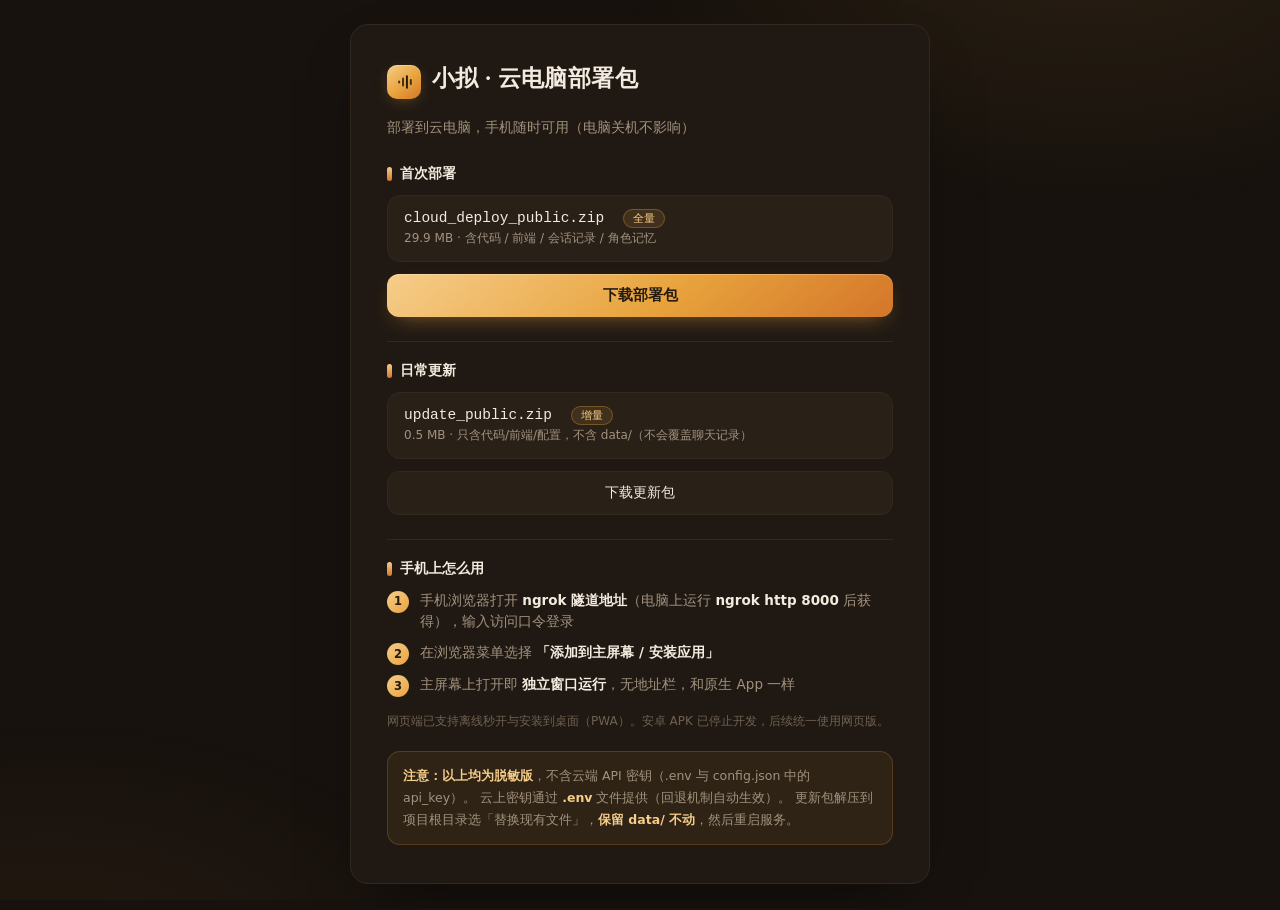
<file: download_site/index.html>
<!DOCTYPE html>
<html lang="zh-CN">
<head>
<meta charset="UTF-8">
<meta name="viewport" content="width=device-width, initial-scale=1.0">
<title>小拟 · 云电脑部署包下载</title>
<style>
  :root{
    --bg:#17120e; --card:#201913; --card2:#292018; --line:#33281f;
    --text:#f3ebdf; --muted:#a2927e; --faint:#6f6152;
    --amber1:#f6cd8a; --amber2:#e8a33d; --amber3:#d4762a; --dark-on-amber:#241a0e;
    --serif:"Noto Serif SC","Source Han Serif SC","STKaiti","KaiTi","Kaiti SC",Georgia,serif;
  }
  * { margin: 0; padding: 0; box-sizing: border-box; }
  body {
    font-family: ui-sans-serif, system-ui, "PingFang SC", "Microsoft YaHei", sans-serif;
    background: var(--bg); color: var(--text);
    display: flex; align-items: center; justify-content: center;
    min-height: 100vh; padding: 24px 18px;
    -webkit-font-smoothing: antialiased;
  }
  /* 暖光氛围：与主应用同款的琥珀辉光 */
  body::before{content:"";position:fixed;inset:0;pointer-events:none;
    background:radial-gradient(720px 420px at 85% -8%, rgba(232,163,61,.09), transparent 68%),
               radial-gradient(620px 380px at 4% 110%, rgba(212,118,42,.07), transparent 72%);}
  .card {
    position: relative; background: var(--card); border-radius: 18px; padding: 38px 36px;
    max-width: 580px; width: 100%;
    border: 1px solid var(--line);
    box-shadow: 0 24px 60px -30px rgba(0,0,0,.7);
  }
  .brand{display:flex;align-items:center;gap:11px;margin-bottom:16px}
  .brand-mark{width:34px;height:34px;border-radius:10px;flex:none;
    background:linear-gradient(140deg,var(--amber1),var(--amber2) 55%,var(--amber3));
    display:flex;align-items:center;justify-content:center;
    box-shadow:0 4px 16px -6px rgba(232,163,61,.55), inset 0 1px 0 rgba(255,255,255,.28);}
  h1 { font-family: var(--serif); font-size: 23px; font-weight: 600; letter-spacing: .02em; margin-bottom: 7px; }
  .sub { color: var(--muted); font-size: 13.5px; margin-bottom: 26px; line-height: 1.6; }
  .h2 { font-size: 14px; font-weight: 600; margin-bottom: 12px; color: var(--text); display:flex;align-items:center;gap:8px }
  .h2::before{content:"";width:5px;height:14px;border-radius:3px;background:linear-gradient(180deg,var(--amber1),var(--amber3))}
  .file {
    display: flex; align-items: center; justify-content: space-between;
    background: var(--card2); border: 1px solid var(--line); border-radius: 13px;
    padding: 14px 16px; margin-bottom: 12px;
  }
  .file .name { font-size: 14.5px; font-weight: 500; font-family: ui-monospace, Consolas, monospace; }
  .file .size { font-size: 12px; color: var(--muted); margin-top: 4px; font-family: ui-sans-serif, system-ui, sans-serif; }
  .file .tag {
    flex: none; font-size: 11px; color: var(--amber1); background: rgba(232,163,61,.12);
    border: 1px solid rgba(232,163,61,.32); border-radius: 999px; padding: 2px 9px; margin-left: 10px;
    font-family: ui-sans-serif, system-ui, sans-serif;
  }
  .dl {
    display: block; text-align: center; text-decoration: none;
    background: linear-gradient(140deg,var(--amber1),var(--amber2) 55%,var(--amber3));
    color: var(--dark-on-amber); font-size: 14.5px; font-weight: 600;
    border-radius: 12px; padding: 12px 0; margin-bottom: 10px;
    box-shadow: 0 8px 22px -10px rgba(232,163,61,.6), inset 0 1px 0 rgba(255,255,255,.25);
    transition: transform .16s ease, box-shadow .16s ease;
  }
  .dl:hover { transform: translateY(-1px); box-shadow: 0 12px 28px -10px rgba(232,163,61,.7), inset 0 1px 0 rgba(255,255,255,.25); }
  .dl.slim { background: var(--card2); color: var(--text); font-size: 13.5px; font-weight: 500;
    border: 1px solid var(--line); box-shadow: none; }
  .dl.slim:hover { border-color: rgba(232,163,61,.45); background: rgba(232,163,61,.08); box-shadow: none; }
  .sep { border-top: 1px solid var(--line); margin: 24px 0 20px; }
  .note {
    margin-top: 20px; font-size: 12.5px; color: var(--muted); line-height: 1.75;
    background: rgba(232,163,61,.07); border: 1px solid rgba(232,163,61,.22); border-radius: 13px; padding: 13px 15px;
  }
  .note b { color: var(--amber1); }
  /* 手机使用指引：网页端即 App（安卓 APK 已停止开发） */
  .steps{display:flex;flex-direction:column;gap:9px}
  .step{display:flex;gap:11px;align-items:flex-start;font-size:13.5px;color:var(--muted);line-height:1.6}
  .step .no{flex:none;width:22px;height:22px;border-radius:50%;display:flex;align-items:center;justify-content:center;
    font-size:11.5px;font-weight:600;color:var(--dark-on-amber);
    background:linear-gradient(140deg,var(--amber1),var(--amber2));margin-top:1px}
  .step b{color:var(--text);font-weight:600}
  .pwa-tip{margin-top:14px;font-size:12px;color:var(--faint);line-height:1.7}
  @media (max-width: 480px){ .card{padding:28px 22px} h1{font-size:20px} }
</style>
</head>
<body>
  <div class="card">
    <div class="brand">
      <div class="brand-mark">
        <svg width="18" height="18" viewBox="0 0 24 24" fill="none"><rect x="4.2" y="10" width="2.6" height="4" rx="1.3" fill="#241a0e" opacity=".85"/><rect x="9.4" y="6" width="2.6" height="12" rx="1.3" fill="#241a0e" opacity=".85"/><rect x="14.6" y="3" width="2.6" height="18" rx="1.3" fill="#241a0e"/><rect x="19.8" y="8" width="2.6" height="8" rx="1.3" fill="#241a0e" opacity=".85"/></svg>
      </div>
      <div>
        <h1>小拟 · 云电脑部署包</h1>
      </div>
    </div>
    <p class="sub">部署到云电脑，手机随时可用（电脑关机不影响）</p>

    <div class="h2">首次部署</div>
    <div class="file">
      <div>
        <div class="name">cloud_deploy_public.zip <span class="tag">全量</span></div>
        <div class="size">29.9 MB · 含代码 / 前端 / 会话记录 / 角色记忆</div>
      </div>
    </div>
    <a class="dl" href="cloud_deploy_public.zip" download>下载部署包</a>

    <div class="sep"></div>

    <div class="h2">日常更新</div>
    <div class="file">
      <div>
        <div class="name">update_public.zip <span class="tag">增量</span></div>
        <div class="size">0.5 MB · 只含代码/前端/配置，不含 data/（不会覆盖聊天记录）</div>
      </div>
    </div>
    <a class="dl slim" href="update_public.zip" download>下载更新包</a>

    <div class="sep"></div>

    <div class="h2">手机上怎么用</div>
    <div class="steps">
      <div class="step"><span class="no">1</span><div>手机浏览器打开 <b>ngrok 隧道地址</b>（电脑上运行 <b>ngrok http 8000</b> 后获得），输入访问口令登录</div></div>
      <div class="step"><span class="no">2</span><div>在浏览器菜单选择 <b>「添加到主屏幕 / 安装应用」</b></div></div>
      <div class="step"><span class="no">3</span><div>主屏幕上打开即 <b>独立窗口运行</b>，无地址栏，和原生 App 一样</div></div>
    </div>
    <p class="pwa-tip">网页端已支持离线秒开与安装到桌面（PWA）。安卓 APK 已停止开发，后续统一使用网页版。</p>

    <div class="note">
      <b>注意：以上均为脱敏版</b>，不含云端 API 密钥（.env 与 config.json 中的 api_key）。
      云上密钥通过 <b>.env</b> 文件提供（回退机制自动生效）。
      更新包解压到项目根目录选「替换现有文件」，<b>保留 data/ 不动</b>，然后重启服务。
    </div>
  </div>
</body>
</html>
</file>
